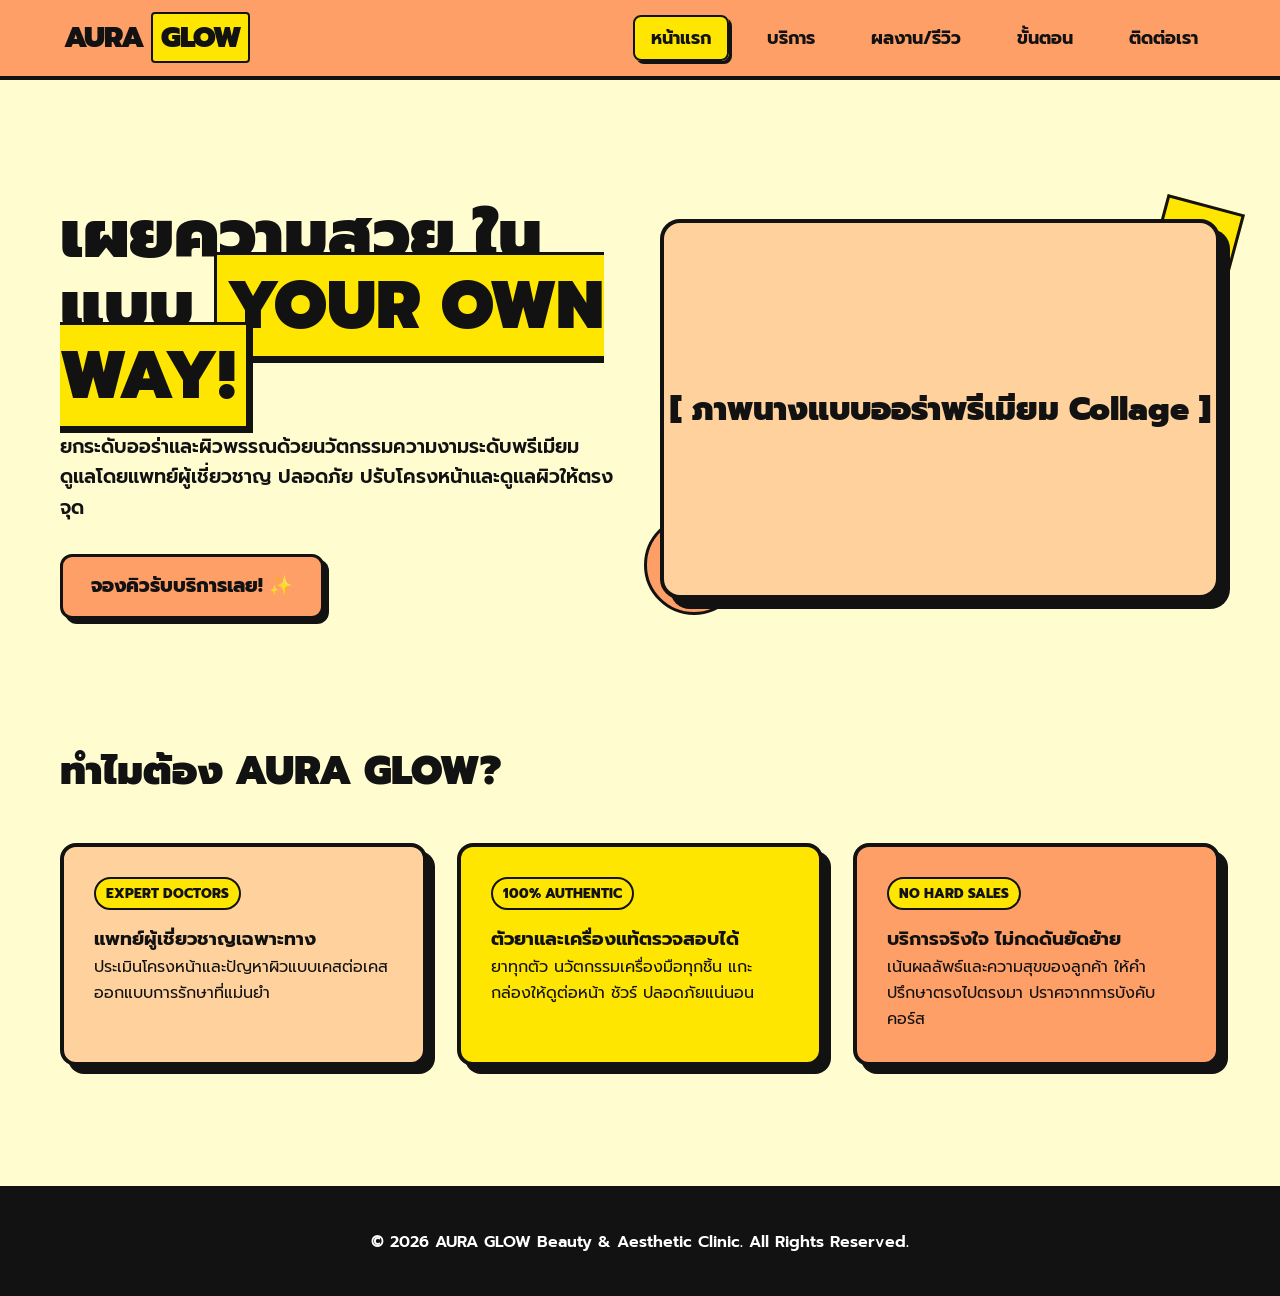
<file: index.html>
<!DOCTYPE html>
<html lang="th">
<head>
  <meta charset="UTF-8">
  <meta name="viewport" content="width=device-width, initial-scale=1.0">
  <title>AURA GLOW - คลินิกเสริมความงามยุคใหม่</title>
  <link rel="stylesheet" href="style.css">
  <style>
    .hero {
      display: grid;
      grid-template-columns: 1fr 1fr;
      gap: 40px;
      align-items: center;
      padding: 60px 0;
    }
    .hero-title {
      font-size: 4.2rem;
      font-weight: 900;
      line-height: 1.05;
      margin-bottom: 20px;
    }
    .hero-title span {
      background-color: var(--yellow);
      padding: 0 10px;
      border: 3px solid var(--black);
      box-shadow: 4px 4px 0px var(--black);
    }
    .hero-img-box {
      background-color: var(--peach);
      border: 4px solid var(--black);
      box-shadow: 10px 10px 0px var(--black);
      border-radius: 20px;
      height: 380px;
      display: flex;
      align-items: center;
      justify-content: center;
      font-weight: 900;
      font-size: 2rem;
      position: relative;
    }
    .features-grid {
      display: grid;
      grid-template-columns: repeat(auto-fit, minmax(300px, 1fr));
      gap: 30px;
      margin-top: 40px;
    }
    @media (max-width: 768px) {
      .hero { grid-template-columns: 1fr; }
    }
  </style>
</head>
<body>

  <header>
    <a href="index.html" class="logo">AURA <span>GLOW</span></a>
    <nav>
      <ul>
        <li><a href="index.html" class="active">หน้าแรก</a></li>
        <li><a href="services.html">บริการ</a></li>
        <li><a href="work.html">ผลงาน/รีวิว</a></li>
        <li><a href="process.html">ขั้นตอน</a></li>
        <li><a href="contact.html">ติดต่อเรา</a></li>
      </ul>
    </nav>
  </header>

  <div class="container">
    <section class="hero">
      <div>
        <h1 class="hero-title">เผยความสวย ในแบบ <span>YOUR OWN WAY!</span></h1>
        <p style="font-size: 1.2rem; font-weight: 600; margin-bottom: 30px;">
          ยกระดับออร่าและผิวพรรณด้วยนวัตกรรมความงามระดับพรีเมียม ดูแลโดยแพทย์ผู้เชี่ยวชาญ ปลอดภัย ปรับโครงหน้าและดูแลผิวให้ตรงจุด
        </p>
        <a href="contact.html" class="btn-primary">จองคิวรับบริการเลย! ✨</a>
      </div>
      <div class="hero-img-box">
        [ ภาพนางแบบออร่าพรีเมียม Collage ]
        <div class="abstract-shape shape-square" style="top: -20px; right: -20px;"></div>
        <div class="abstract-shape shape-circle" style="bottom: -20px; left: -20px;"></div>
      </div>
    </section>

    <h2 style="font-size: 2.5rem; font-weight: 900; margin-top: 60px;">ทำไมต้อง AURA GLOW?</h2>
    <div class="features-grid">
      <div class="bold-card" style="background-color: var(--peach);">
        <span class="card-tag">EXPERT DOCTORS</span>
        <h3>แพทย์ผู้เชี่ยวชาญเฉพาะทาง</h3>
        <p>ประเมินโครงหน้าและปัญหาผิวแบบเคสต่อเคส ออกแบบการรักษาที่แม่นยำ</p>
      </div>
      <div class="bold-card" style="background-color: var(--yellow);">
        <span class="card-tag">100% AUTHENTIC</span>
        <h3>ตัวยาและเครื่องแท้ตรวจสอบได้</h3>
        <p>ยาทุกตัว นวัตกรรมเครื่องมือทุกชิ้น แกะกล่องให้ดูต่อหน้า ชัวร์ ปลอดภัยแน่นอน</p>
      </div>
      <div class="bold-card" style="background-color: var(--pastel-orange);">
        <span class="card-tag">NO HARD SALES</span>
        <h3>บริการจริงใจ ไม่กดดันยัดย้าย</h3>
        <p>เน้นผลลัพธ์และความสุขของลูกค้า ให้คำปรึกษาตรงไปตรงมา ปราศจากการบังคับคอร์ส</p>
      </div>
    </div>
  </div>

  <footer>
    <p>© 2026 AURA GLOW Beauty & Aesthetic Clinic. All Rights Reserved.</p>
  </footer>

</body>
</html>
</file>
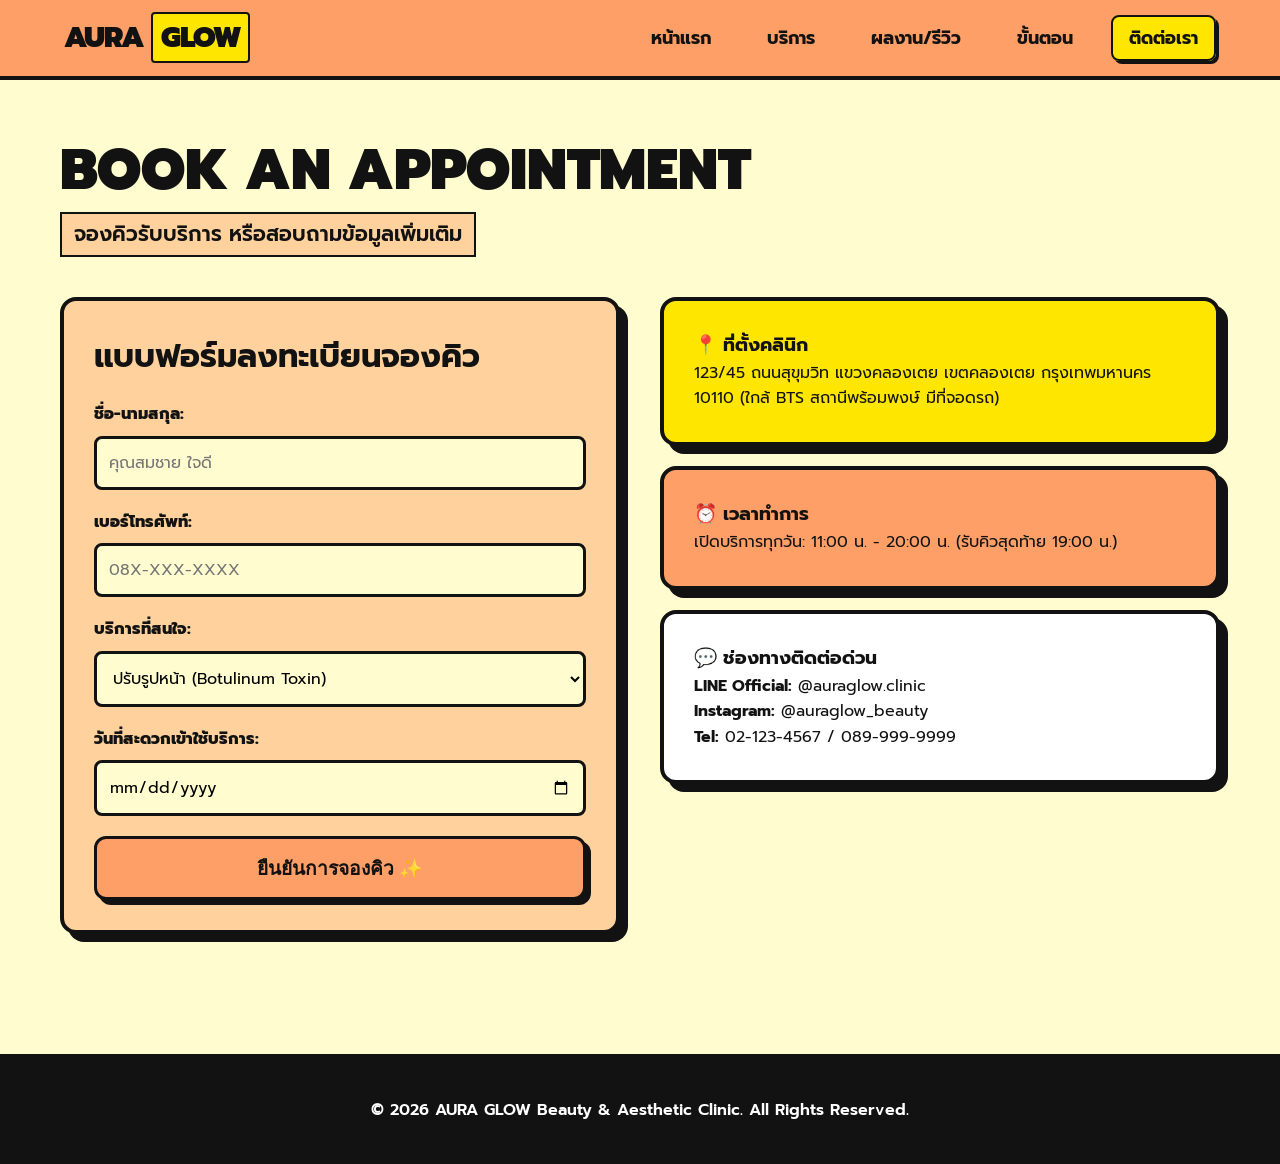
<file: contact.html>
<!DOCTYPE html>
<html lang="th">
<head>
  <meta charset="UTF-8">
  <meta name="viewport" content="width=device-width, initial-scale=1.0">
  <title>ติดต่อเรา - AURA GLOW</title>
  <link rel="stylesheet" href="style.css">
  <style>
    .contact-wrapper {
      display: grid;
      grid-template-columns: 1fr 1fr;
      gap: 40px;
    }
    .form-group {
      margin-bottom: 20px;
    }
    .form-group label {
      display: block;
      font-weight: 800;
      margin-bottom: 8px;
    }
    .form-group input, .form-group select, .form-group textarea {
      width: 100%;
      padding: 12px;
      border: 3px solid var(--black);
      border-radius: 8px;
      font-family: 'Prompt', sans-serif;
      font-size: 1rem;
      background-color: var(--cream);
    }
    .form-group input:focus, .form-group textarea:focus {
      outline: none;
      background-color: var(--white);
      box-shadow: 4px 4px 0px var(--black);
    }
    @media (max-width: 768px) {
      .contact-wrapper { grid-template-columns: 1fr; }
    }
  </style>
</head>
<body>

  <header>
    <a href="index.html" class="logo">AURA <span>GLOW</span></a>
    <nav>
      <ul>
        <li><a href="index.html">หน้าแรก</a></li>
        <li><a href="services.html">บริการ</a></li>
        <li><a href="work.html">ผลงาน/รีวิว</a></li>
        <li><a href="process.html">ขั้นตอน</a></li>
        <li><a href="contact.html" class="active">ติดต่อเรา</a></li>
      </ul>
    </nav>
  </header>

  <div class="container">
    <h1 class="page-title">BOOK AN APPOINTMENT</h1>
    <div class="page-subtitle">จองคิวรับบริการ หรือสอบถามข้อมูลเพิ่มเติม</div>

    <div class="contact-wrapper">
      <!-- ฟอร์มจองคิว -->
      <div class="bold-card" style="background-color: var(--peach);">
        <h2 style="font-size: 2rem; margin-bottom: 20px;">แบบฟอร์มลงทะเบียนจองคิว</h2>
        <form action="#" method="POST" onsubmit="alert('ส่งข้อมูลการจองคิวเรียบร้อยแล้ว!'); return false;">
          <div class="form-group">
            <label for="name">ชื่อ-นามสกุล:</label>
            <input type="text" id="name" required placeholder="คุณสมชาย ใจดี">
          </div>
          <div class="form-group">
            <label for="phone">เบอร์โทรศัพท์:</label>
            <input type="tel" id="phone" required placeholder="08X-XXX-XXXX">
          </div>
          <div class="form-group">
            <label for="service">บริการที่สนใจ:</label>
            <select id="service">
              <option>ปรับรูปหน้า (Botulinum Toxin)</option>
              <option>เติมเต็มฟิลเลอร์ (Hyaluronic Filler)</option>
              <option>งานผิวใส (Glass Skin / Rejuran)</option>
              <option>ยกกระชับ (Ultra-HIFU)</option>
              <option>สลายไขมัน (Meso Fat)</option>
              <option>รักษาสิวครบวงจร</option>
            </select>
          </div>
          <div class="form-group">
            <label for="date">วันที่สะดวกเข้าใช้บริการ:</label>
            <input type="date" id="date" required>
          </div>
          <button type="submit" class="btn-primary" style="width: 100%;">ยืนยันการจองคิว ✨</button>
        </form>
      </div>

      <!-- ข้อมูลการติดต่อ -->
      <div style="display: flex; flex-direction: column; gap: 20px;">
        <div class="bold-card" style="background-color: var(--yellow);">
          <h3>📍 ที่ตั้งคลินิก</h3>
          <p>123/45 ถนนสุขุมวิท แขวงคลองเตย เขตคลองเตย กรุงเทพมหานคร 10110 (ใกล้ BTS สถานีพร้อมพงษ์ มีที่จอดรถ)</p>
        </div>

        <div class="bold-card" style="background-color: var(--pastel-orange);">
          <h3>⏰ เวลาทำการ</h3>
          <p>เปิดบริการทุกวัน: 11:00 น. - 20:00 น. (รับคิวสุดท้าย 19:00 น.)</p>
        </div>

        <div class="bold-card" style="background-color: #FFF;">
          <h3>💬 ช่องทางติดต่อด่วน</h3>
          <p><strong>LINE Official:</strong> @auraglow.clinic</p>
          <p><strong>Instagram:</strong> @auraglow_beauty</p>
          <p><strong>Tel:</strong> 02-123-4567 / 089-999-9999</p>
        </div>
      </div>
    </div>
  </div>

  <footer>
    <p>© 2026 AURA GLOW Beauty & Aesthetic Clinic. All Rights Reserved.</p>
  </footer>

</body>
</html>
</file>
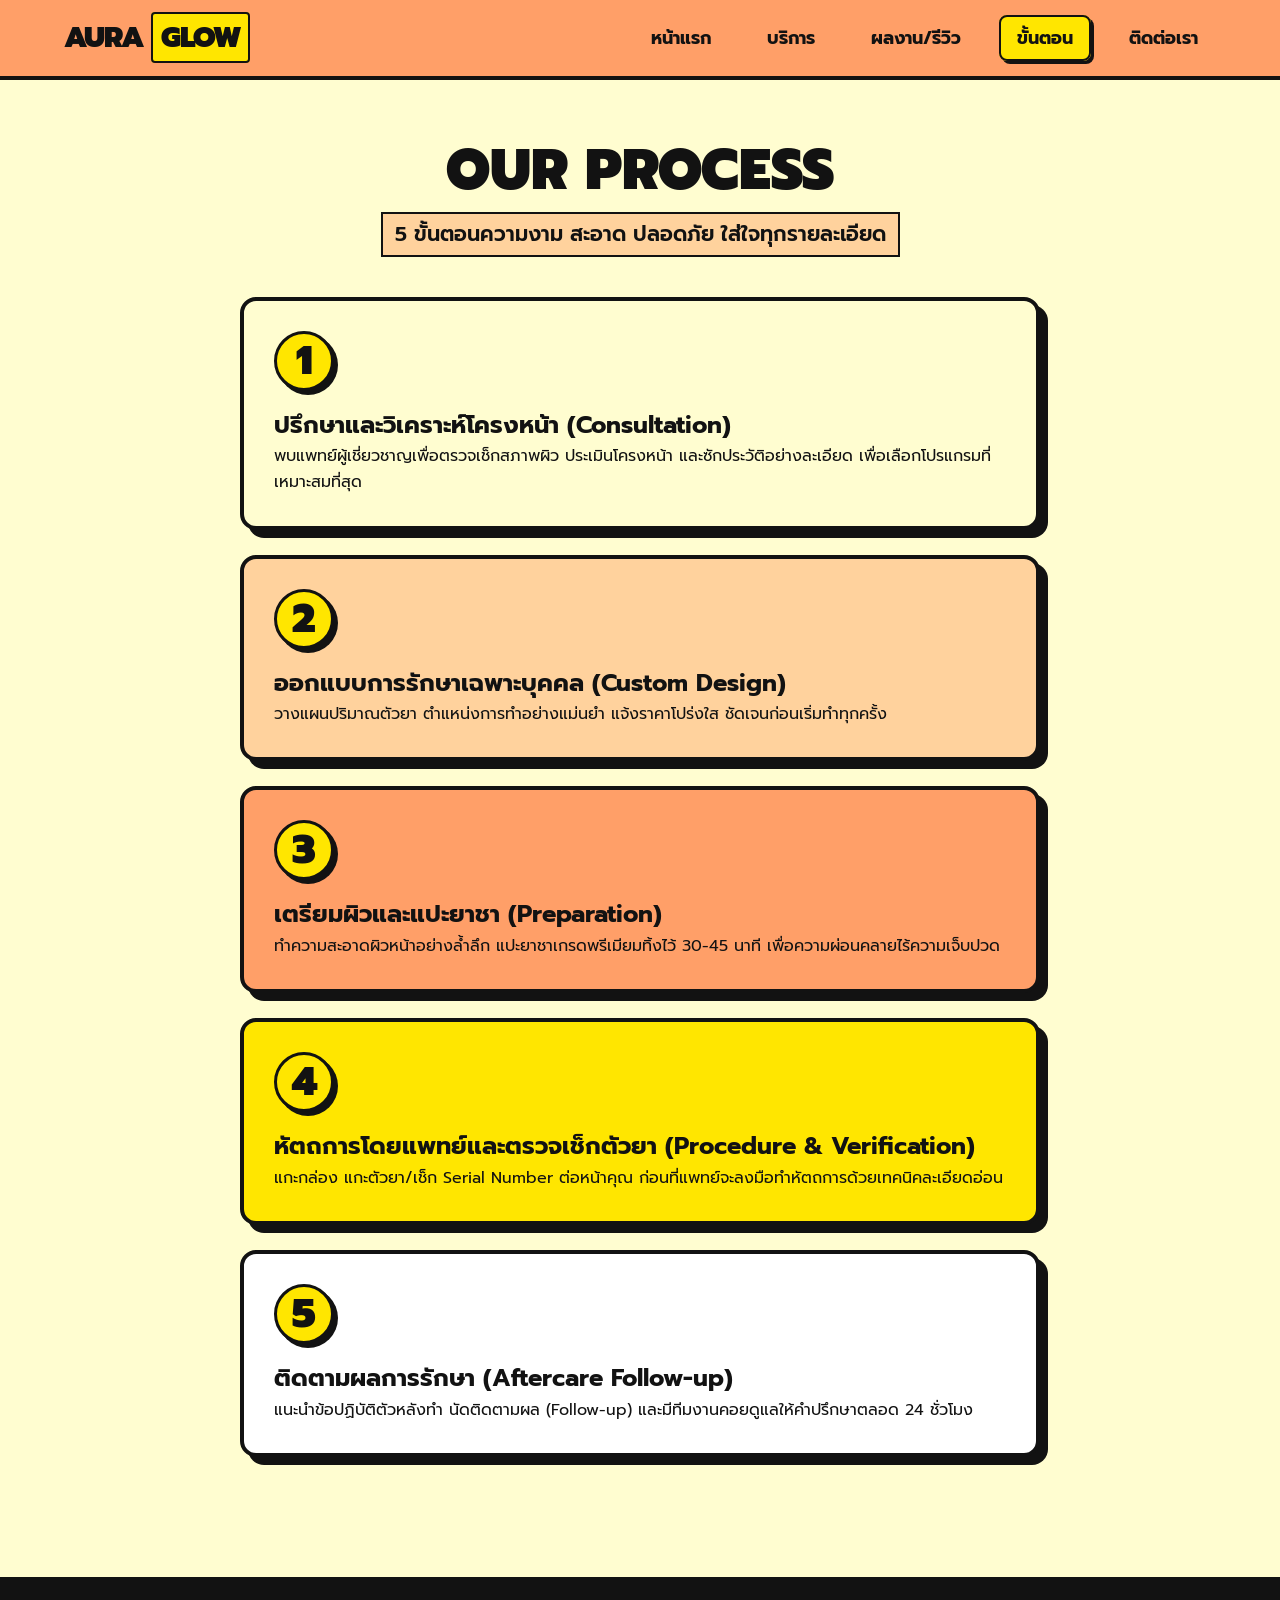
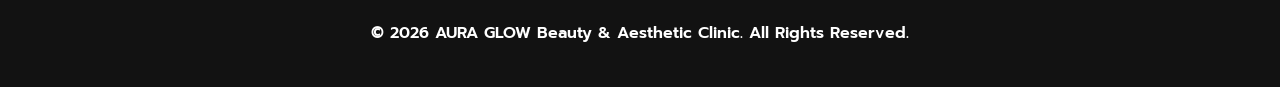
<file: process.html>
<!DOCTYPE html>
<html lang="th">
<head>
  <meta charset="UTF-8">
  <meta name="viewport" content="width=device-width, initial-scale=1.0">
  <title>ขั้นตอนการรับบริการ - AURA GLOW</title>
  <link rel="stylesheet" href="style.css">
  <style>
    .process-timeline {
      display: flex;
      flex-direction: column;
      gap: 25px;
      max-width: 800px;
      margin: 0 auto;
    }
    .step-number {
      font-size: 2.5rem;
      font-weight: 900;
      background-color: var(--yellow);
      border: 3px solid var(--black);
      width: 60px;
      height: 60px;
      display: flex;
      align-items: center;
      justify-content: center;
      border-radius: 50%;
      margin-bottom: 15px;
      box-shadow: 4px 4px 0px var(--black);
    }
  </style>
</head>
<body>

  <header>
    <a href="index.html" class="logo">AURA <span>GLOW</span></a>
    <nav>
      <ul>
        <li><a href="index.html">หน้าแรก</a></li>
        <li><a href="services.html">บริการ</a></li>
        <li><a href="work.html">ผลงาน/รีวิว</a></li>
        <li><a href="process.html" class="active">ขั้นตอน</a></li>
        <li><a href="contact.html">ติดต่อเรา</a></li>
      </ul>
    </nav>
  </header>

  <div class="container">
    <h1 class="page-title" style="text-align: center;">OUR PROCESS</h1>
    <div style="text-align: center;">
      <div class="page-subtitle">5 ขั้นตอนความงาม สะอาด ปลอดภัย ใส่ใจทุกรายละเอียด</div>
    </div>

    <div class="process-timeline">
      <div class="bold-card" style="background-color: var(--cream);">
        <div class="step-number">1</div>
        <h2>ปรึกษาและวิเคราะห์โครงหน้า (Consultation)</h2>
        <p>พบแพทย์ผู้เชี่ยวชาญเพื่อตรวจเช็กสภาพผิว ประเมินโครงหน้า และซักประวัติอย่างละเอียด เพื่อเลือกโปรแกรมที่เหมาะสมที่สุด</p>
      </div>

      <div class="bold-card" style="background-color: var(--peach);">
        <div class="step-number">2</div>
        <h2>ออกแบบการรักษาเฉพาะบุคคล (Custom Design)</h2>
        <p>วางแผนปริมาณตัวยา ตำแหน่งการทำอย่างแม่นยำ แจ้งราคาโปร่งใส ชัดเจนก่อนเริ่มทำทุกครั้ง</p>
      </div>

      <div class="bold-card" style="background-color: var(--pastel-orange);">
        <div class="step-number">3</div>
        <h2>เตรียมผิวและแปะยาชา (Preparation)</h2>
        <p>ทำความสะอาดผิวหน้าอย่างล้ำลึก แปะยาชาเกรดพรีเมียมทิ้งไว้ 30-45 นาที เพื่อความผ่อนคลายไร้ความเจ็บปวด</p>
      </div>

      <div class="bold-card" style="background-color: var(--yellow);">
        <div class="step-number">4</div>
        <h2>หัตถการโดยแพทย์และตรวจเช็กตัวยา (Procedure & Verification)</h2>
        <p>แกะกล่อง แกะตัวยา/เช็ก Serial Number ต่อหน้าคุณ ก่อนที่แพทย์จะลงมือทำหัตถการด้วยเทคนิคละเอียดอ่อน</p>
      </div>

      <div class="bold-card" style="background-color: #FFF;">
        <div class="step-number">5</div>
        <h2>ติดตามผลการรักษา (Aftercare Follow-up)</h2>
        <p>แนะนำข้อปฏิบัติตัวหลังทำ นัดติดตามผล (Follow-up) และมีทีมงานคอยดูแลให้คำปรึกษาตลอด 24 ชั่วโมง</p>
      </div>
    </div>
  </div>

  <footer>
    <p>© 2026 AURA GLOW Beauty & Aesthetic Clinic. All Rights Reserved.</p>
  </footer>

</body>
</html>
</file>
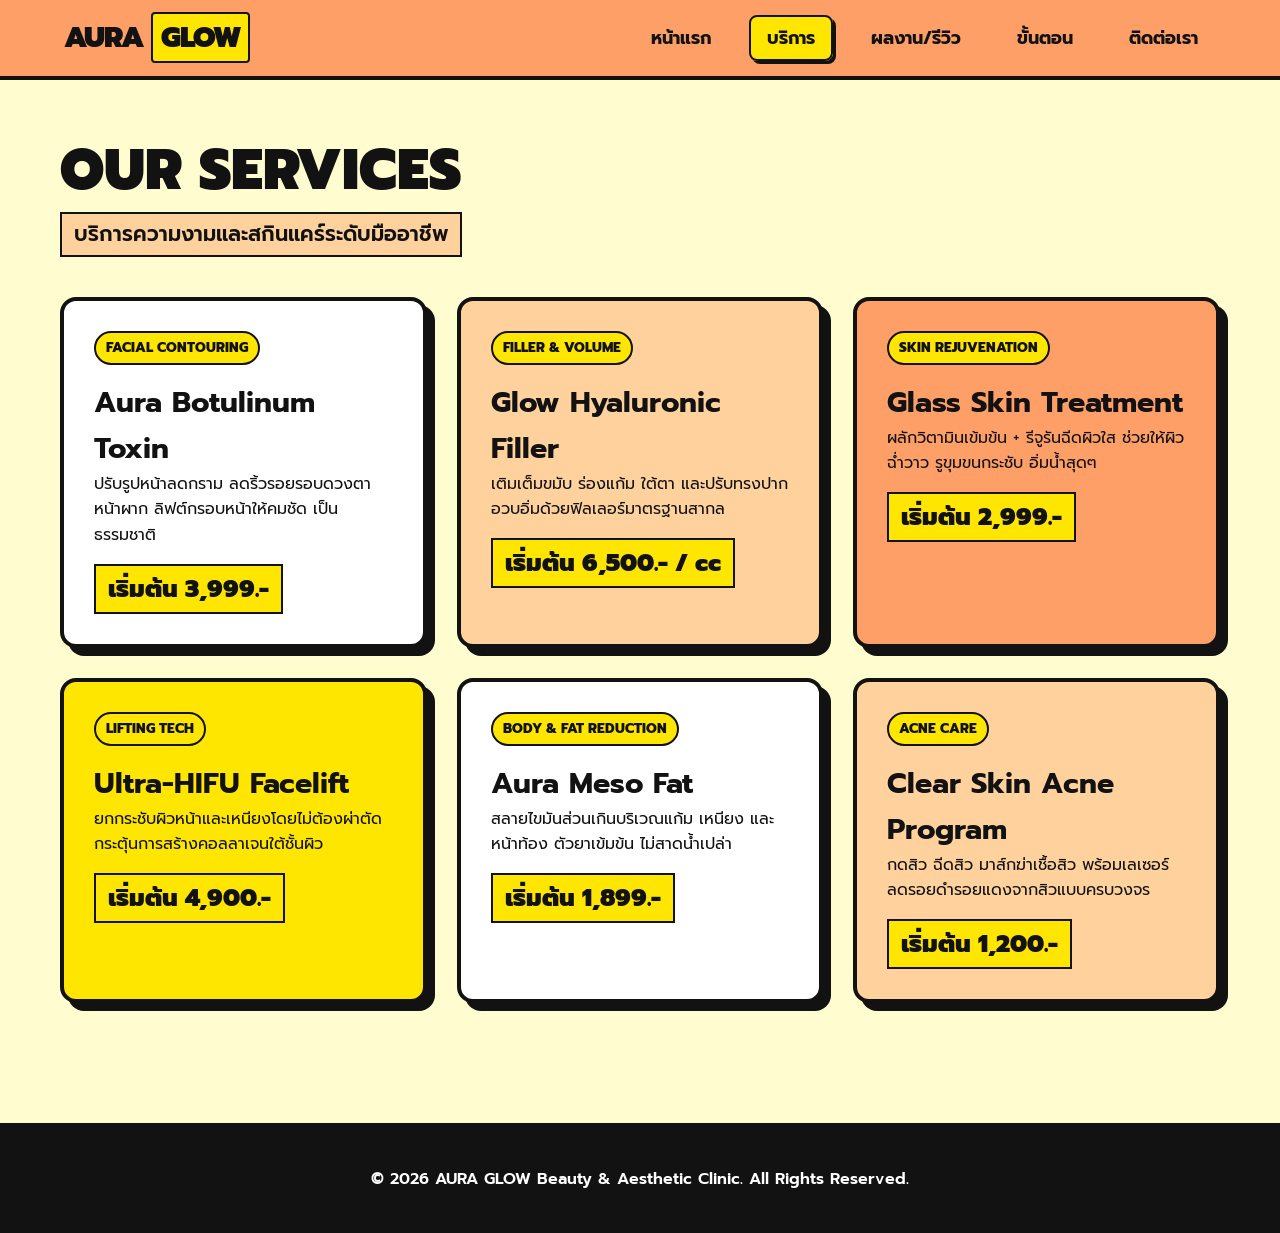
<file: services.html>
<!DOCTYPE html>
<html lang="th">
<head>
  <meta charset="UTF-8">
  <meta name="viewport" content="width=device-width, initial-scale=1.0">
  <title>บริการของเรา - AURA GLOW</title>
  <link rel="stylesheet" href="style.css">
  <style>
    .services-grid {
      display: grid;
      grid-template-columns: repeat(auto-fit, minmax(320px, 1fr));
      gap: 30px;
    }
    .price-tag {
      font-size: 1.5rem;
      font-weight: 900;
      color: var(--black);
      background-color: var(--yellow);
      padding: 4px 12px;
      border: 2px solid var(--black);
      display: inline-block;
      margin-top: 15px;
    }
  </style>
</head>
<body>

  <header>
    <a href="index.html" class="logo">AURA <span>GLOW</span></a>
    <nav>
      <ul>
        <li><a href="index.html">หน้าแรก</a></li>
        <li><a href="services.html" class="active">บริการ</a></li>
        <li><a href="work.html">ผลงาน/รีวิว</a></li>
        <li><a href="process.html">ขั้นตอน</a></li>
        <li><a href="contact.html">ติดต่อเรา</a></li>
      </ul>
    </nav>
  </header>

  <div class="container">
    <h1 class="page-title">OUR SERVICES</h1>
    <div class="page-subtitle">บริการความงามและสกินแคร์ระดับมืออาชีพ</div>

    <div class="services-grid">
      <div class="bold-card" style="background-color: #FFF;">
        <span class="card-tag">FACIAL CONTOURING</span>
        <h2 style="font-size: 1.8rem;">Aura Botulinum Toxin</h2>
        <p>ปรับรูปหน้าลดกราม ลดริ้วรอยรอบดวงตา หน้าผาก ลิฟต์กรอบหน้าให้คมชัด เป็นธรรมชาติ</p>
        <div class="price-tag">เริ่มต้น 3,999.-</div>
      </div>

      <div class="bold-card" style="background-color: var(--peach);">
        <span class="card-tag">FILLER & VOLUME</span>
        <h2 style="font-size: 1.8rem;">Glow Hyaluronic Filler</h2>
        <p>เติมเต็มขมับ ร่องแก้ม ใต้ตา และปรับทรงปากอวบอิ่มด้วยฟิลเลอร์มาตรฐานสากล</p>
        <div class="price-tag">เริ่มต้น 6,500.- / cc</div>
      </div>

      <div class="bold-card" style="background-color: var(--pastel-orange);">
        <span class="card-tag">SKIN REJUVENATION</span>
        <h2 style="font-size: 1.8rem;">Glass Skin Treatment</h2>
        <p>ผลักวิตามินเข้มข้น + รีจูรันฉีดผิวใส ช่วยให้ผิวฉ่ำวาว รูขุมขนกระชับ อิ่มน้ำสุดๆ</p>
        <div class="price-tag">เริ่มต้น 2,999.-</div>
      </div>

      <div class="bold-card" style="background-color: var(--yellow);">
        <span class="card-tag">LIFTING TECH</span>
        <h2 style="font-size: 1.8rem;">Ultra-HIFU Facelift</h2>
        <p>ยกกระชับผิวหน้าและเหนียงโดยไม่ต้องผ่าตัด กระตุ้นการสร้างคอลลาเจนใต้ชั้นผิว</p>
        <div class="price-tag">เริ่มต้น 4,900.-</div>
      </div>

      <div class="bold-card" style="background-color: #FFF;">
        <span class="card-tag">BODY & FAT REDUCTION</span>
        <h2 style="font-size: 1.8rem;">Aura Meso Fat</h2>
        <p>สลายไขมันส่วนเกินบริเวณแก้ม เหนียง และหน้าท้อง ตัวยาเข้มข้น ไม่สาดน้ำเปล่า</p>
        <div class="price-tag">เริ่มต้น 1,899.-</div>
      </div>

      <div class="bold-card" style="background-color: var(--peach);">
        <span class="card-tag">ACNE CARE</span>
        <h2 style="font-size: 1.8rem;">Clear Skin Acne Program</h2>
        <p>กดสิว ฉีดสิว มาส์กฆ่าเชื้อสิว พร้อมเลเซอร์ลดรอยดำรอยแดงจากสิวแบบครบวงจร</p>
        <div class="price-tag">เริ่มต้น 1,200.-</div>
      </div>
    </div>
  </div>

  <footer>
    <p>© 2026 AURA GLOW Beauty & Aesthetic Clinic. All Rights Reserved.</p>
  </footer>

</body>
</html>
</file>
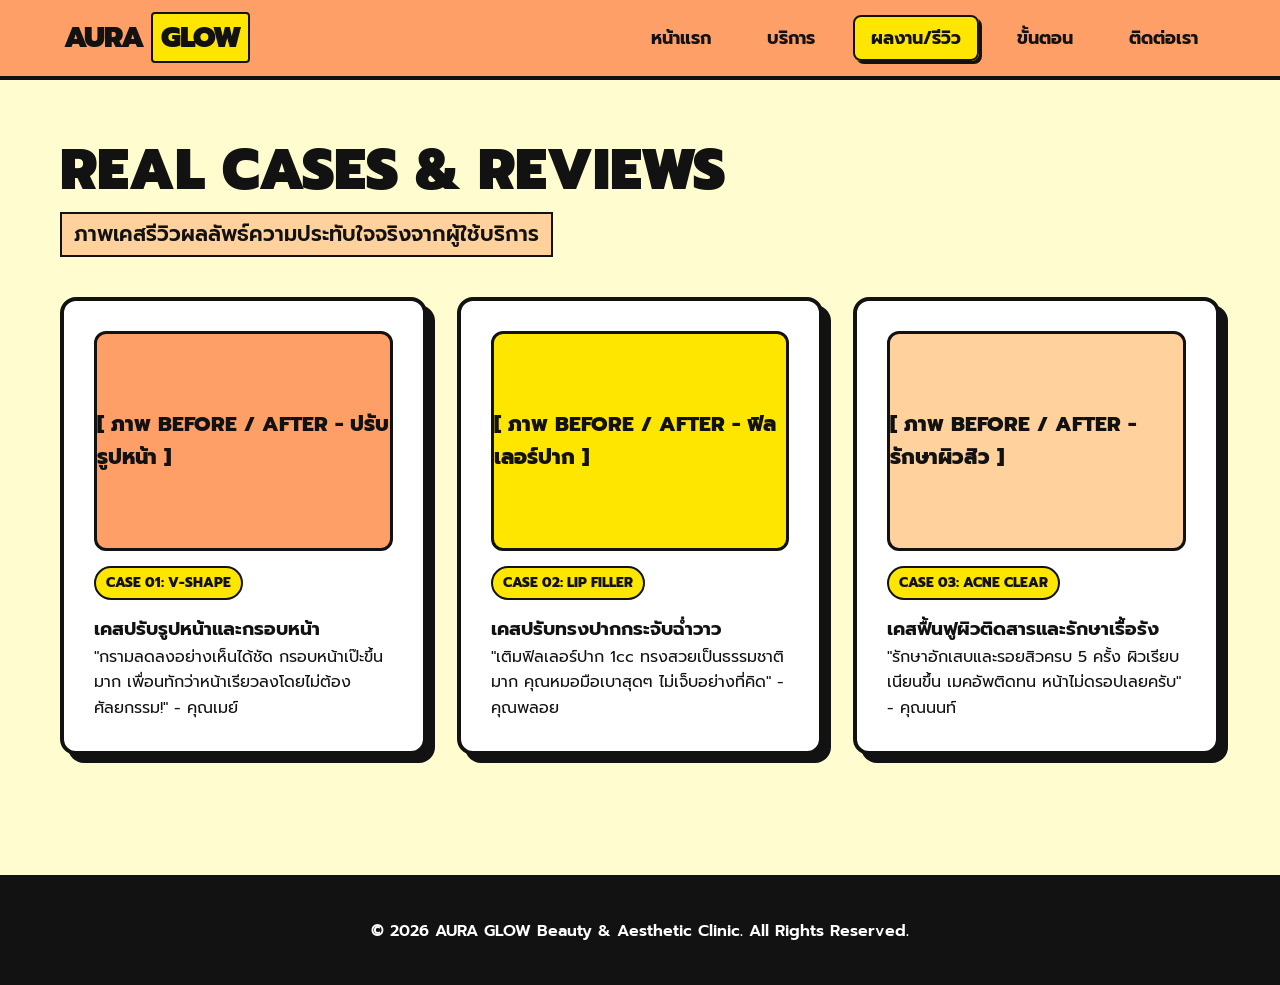
<file: work.html>
<!DOCTYPE html>
<html lang="th">
<head>
  <meta charset="UTF-8">
  <meta name="viewport" content="width=device-width, initial-scale=1.0">
  <title>ผลงานและรีวิว - AURA GLOW</title>
  <link rel="stylesheet" href="style.css">
  <style>
    .portfolio-grid {
      display: grid;
      grid-template-columns: repeat(auto-fit, minmax(350px, 1fr));
      gap: 30px;
    }
    .case-box {
      height: 220px;
      background-color: var(--peach);
      border: 3px solid var(--black);
      border-radius: 12px;
      display: flex;
      align-items: center;
      justify-content: center;
      font-weight: 800;
      font-size: 1.3rem;
      margin-bottom: 15px;
    }
  </style>
</head>
<body>

  <header>
    <a href="index.html" class="logo">AURA <span>GLOW</span></a>
    <nav>
      <ul>
        <li><a href="index.html">หน้าแรก</a></li>
        <li><a href="services.html">บริการ</a></li>
        <li><a href="work.html" class="active">ผลงาน/รีวิว</a></li>
        <li><a href="process.html">ขั้นตอน</a></li>
        <li><a href="contact.html">ติดต่อเรา</a></li>
      </ul>
    </nav>
  </header>

  <div class="container">
    <h1 class="page-title">REAL CASES & REVIEWS</h1>
    <div class="page-subtitle">ภาพเคสรีวิวผลลัพธ์ความประทับใจจริงจากผู้ใช้บริการ</div>

    <div class="portfolio-grid">
      <div class="bold-card">
        <div class="case-box" style="background-color: var(--pastel-orange);">
          [ ภาพ BEFORE / AFTER - ปรับรูปหน้า ]
        </div>
        <span class="card-tag">CASE 01: V-SHAPE</span>
        <h3>เคสปรับรูปหน้าและกรอบหน้า</h3>
        <p>"กรามลดลงอย่างเห็นได้ชัด กรอบหน้าเป๊ะขึ้นมาก เพื่อนทักว่าหน้าเรียวลงโดยไม่ต้องศัลยกรรม!" - คุณเมย์</p>
      </div>

      <div class="bold-card">
        <div class="case-box" style="background-color: var(--yellow);">
          [ ภาพ BEFORE / AFTER - ฟิลเลอร์ปาก ]
        </div>
        <span class="card-tag">CASE 02: LIP FILLER</span>
        <h3>เคสปรับทรงปากกระจับฉ่ำวาว</h3>
        <p>"เติมฟิลเลอร์ปาก 1cc ทรงสวยเป็นธรรมชาติมาก คุณหมอมือเบาสุดๆ ไม่เจ็บอย่างที่คิด" - คุณพลอย</p>
      </div>

      <div class="bold-card">
        <div class="case-box" style="background-color: var(--peach);">
          [ ภาพ BEFORE / AFTER - รักษาผิวสิว ]
        </div>
        <span class="card-tag">CASE 03: ACNE CLEAR</span>
        <h3>เคสฟื้นฟูผิวติดสารและรักษาเรื้อรัง</h3>
        <p>"รักษาอักเสบและรอยสิวครบ 5 ครั้ง ผิวเรียบเนียนขึ้น เมคอัพติดทน หน้าไม่ดรอปเลยครับ" - คุณนนท์</p>
      </div>
    </div>
  </div>

  <footer>
    <p>© 2026 AURA GLOW Beauty & Aesthetic Clinic. All Rights Reserved.</p>
  </footer>

</body>
</html>
</file>
<file: style.css>
@import url('https://fonts.googleapis.com/css2?family=Prompt:wght@300;400;600;800;900&display=swap');

:root {
  --pastel-orange: #FF9F68;
  --peach: #FFD29D;
  --yellow: #FFE600;
  --cream: #FFFDD0;
  --black: #121212;
  --white: #FFFFFF;
}

* {
  box-sizing: border-box;
  margin: 0;
  padding: 0;
}

body {
  background-color: var(--cream);
  color: var(--black);
  font-family: 'Prompt', sans-serif;
  line-height: 1.6;
  overflow-x: hidden;
}

/* Header & Navigation */
header {
  background-color: var(--pastel-orange);
  border-bottom: 4px solid var(--black);
  padding: 15px 5%;
  position: sticky;
  top: 0;
  z-index: 100;
  display: flex;
  justify-content: space-between;
  align-items: center;
}

.logo {
  font-size: 1.8rem;
  font-weight: 900;
  color: var(--black);
  text-decoration: none;
  text-transform: uppercase;
  letter-spacing: -1px;
}

.logo span {
  background-color: var(--yellow);
  padding: 2px 8px;
  border: 2px solid var(--black);
  border-radius: 4px;
}

nav ul {
  display: flex;
  list-style: none;
  gap: 20px;
}

nav a {
  text-decoration: none;
  color: var(--black);
  font-weight: 700;
  font-size: 1.1rem;
  padding: 8px 16px;
  border: 2px solid transparent;
  border-radius: 8px;
  transition: all 0.2s ease;
}

nav a:hover, nav a.active {
  background-color: var(--yellow);
  border-color: var(--black);
  box-shadow: 3px 3px 0px var(--black);
}

/* Common Layout Elements */
.container {
  max-width: 1200px;
  margin: 0 auto;
  padding: 60px 20px;
}

.page-title {
  font-size: 3.5rem;
  font-weight: 900;
  text-transform: uppercase;
  margin-bottom: 10px;
  line-height: 1.1;
}

.page-subtitle {
  font-size: 1.3rem;
  font-weight: 600;
  margin-bottom: 40px;
  display: inline-block;
  background-color: var(--peach);
  padding: 4px 12px;
  border: 2px solid var(--black);
}

/* Neo-brutalist Bold Cards */
.bold-card {
  background-color: var(--white);
  border: 4px solid var(--black);
  box-shadow: 8px 8px 0px var(--black);
  border-radius: 16px;
  padding: 30px;
  position: relative;
  transition: all 0.2s ease;
}

.bold-card:hover {
  transform: translate(-4px, -4px);
  box-shadow: 12px 12px 0px var(--black);
}

.card-tag {
  display: inline-block;
  background-color: var(--yellow);
  border: 2px solid var(--black);
  font-weight: 800;
  font-size: 0.85rem;
  padding: 4px 10px;
  border-radius: 20px;
  margin-bottom: 15px;
  text-transform: uppercase;
}

/* Abstract Decorative Shapes */
.abstract-shape {
  position: absolute;
  border: 3px solid var(--black);
  z-index: -1;
}

.shape-circle {
  width: 100px;
  height: 100px;
  border-radius: 50%;
  background-color: var(--pastel-orange);
}

.shape-square {
  width: 80px;
  height: 80px;
  background-color: var(--yellow);
  transform: rotate(15deg);
}

/* Buttons */
.btn-primary {
  display: inline-block;
  background-color: var(--pastel-orange);
  color: var(--black);
  font-weight: 800;
  font-size: 1.2rem;
  padding: 14px 28px;
  text-decoration: none;
  border: 3px solid var(--black);
  border-radius: 12px;
  box-shadow: 5px 5px 0px var(--black);
  transition: all 0.2s ease;
  cursor: pointer;
}

.btn-primary:hover {
  background-color: var(--yellow);
  transform: translate(-3px, -3px);
  box-shadow: 8px 8px 0px var(--black);
}

/* Footer */
footer {
  background-color: var(--black);
  color: var(--white);
  padding: 40px 20px;
  text-align: center;
  border-top: 4px solid var(--black);
  margin-top: 60px;
}

footer p {
  font-weight: 600;
}

/* Responsive Web Design */
@media (max-width: 768px) {
  header {
    flex-direction: column;
    gap: 15px;
  }
  
  nav ul {
    flex-wrap: wrap;
    justify-content: center;
    gap: 10px;
  }
  
  .page-title {
    font-size: 2.3rem;
  }
}
</file>
